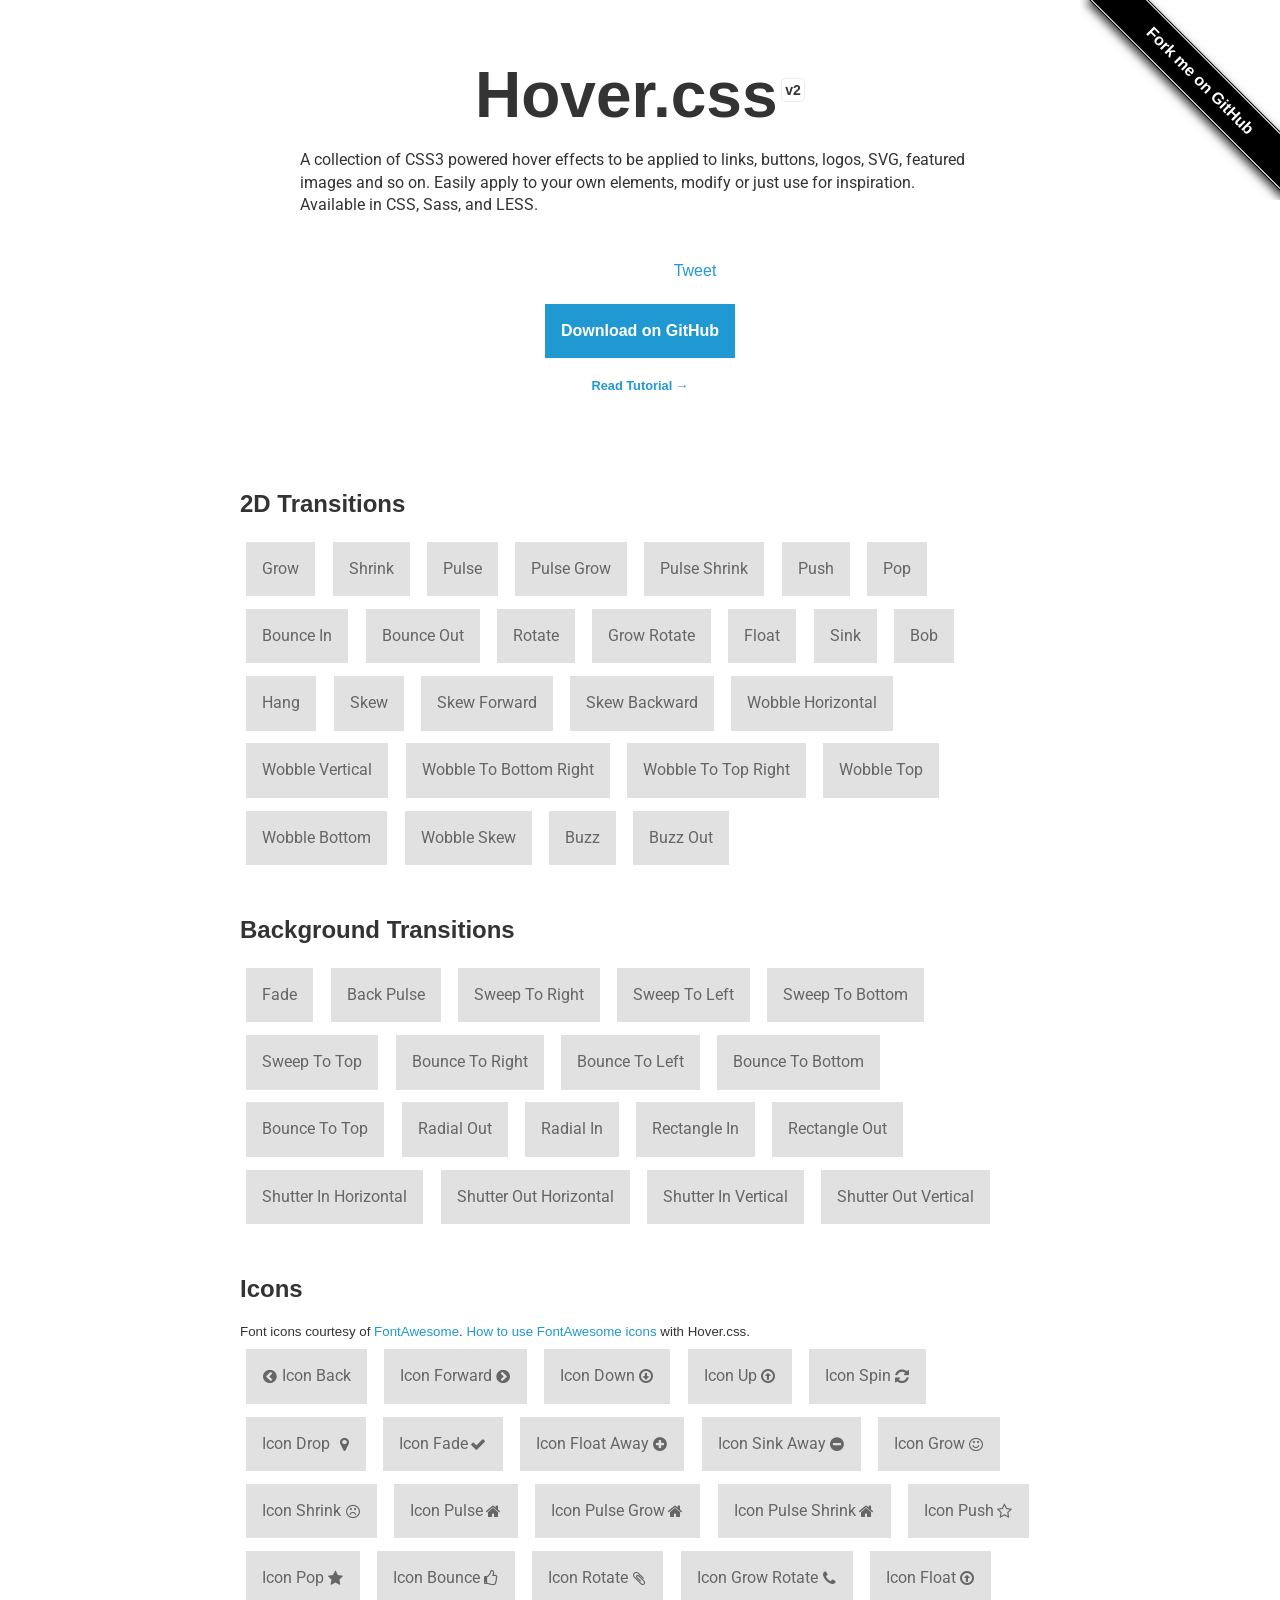
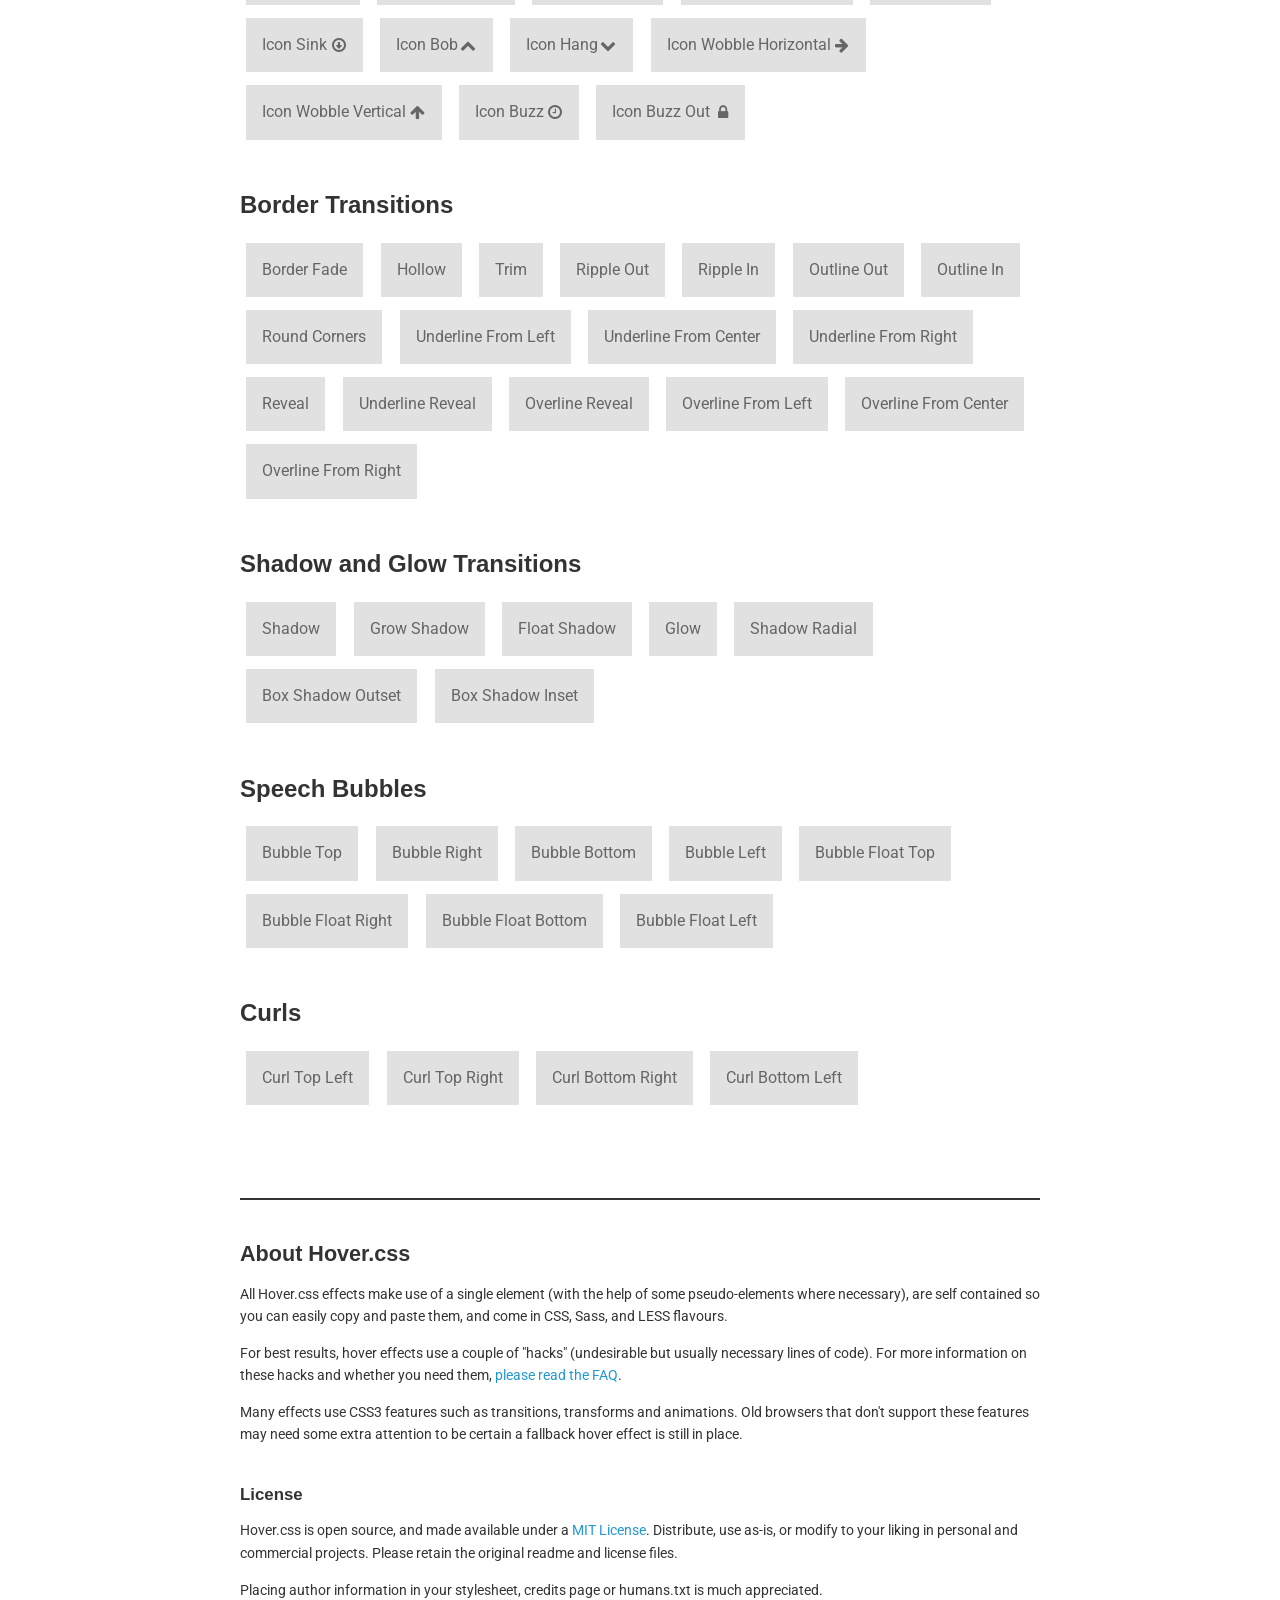
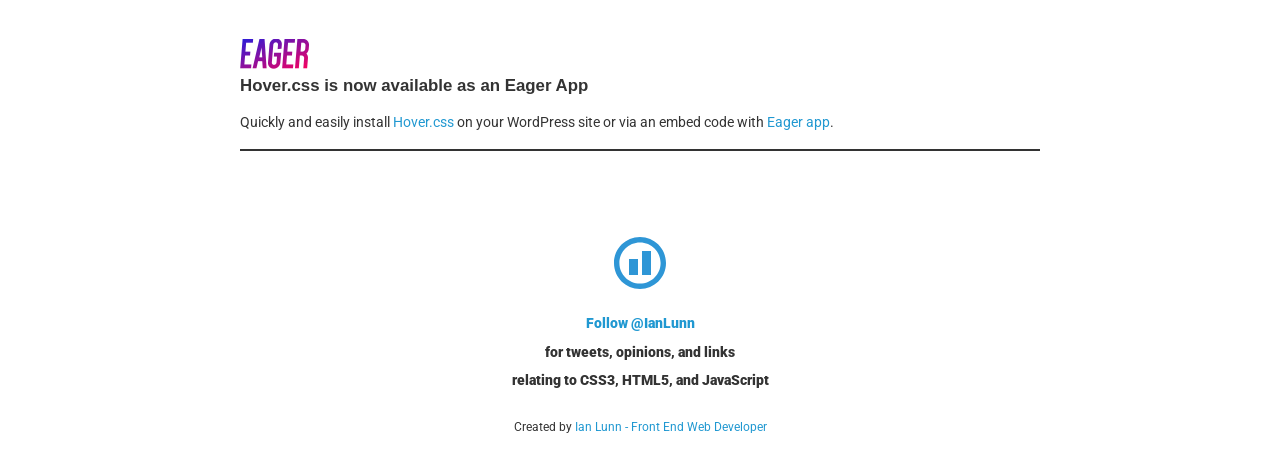
<file: Hover-master/Hover-master/index.html>
<!DOCTYPE html>
<html lang="en">
	<head>
		<meta charset="utf-8">
		<meta property="og:image" content="http://ianlunn.github.io/Hover/hover.jpg" />
		<meta property="og:site_name" content="Hover.css"/>
		<meta property="og:title" content="Hover.css - A collection of CSS3 powered hover effects" />
		<title>Hover.css - A collection of CSS3 powered hover effects</title>
		<link href="css/demo-page.css" rel="stylesheet" media="all">
		<link href="css/hover.css" rel="stylesheet" media="all">
		<link href="//maxcdn.bootstrapcdn.com/font-awesome/4.2.0/css/font-awesome.min.css" rel="stylesheet" media="all">
	</head>
	<body>

		<!--[if lt IE 10]>
		<p class="browsehappy">You are using an <strong>outdated</strong> browser. Please <a href="http://browsehappy.com/">upgrade your browser</a> to improve your experience.</p>
		<![endif]-->

		<span id="forkongithub"><a href="https://github.com/IanLunn/Hover">Fork me on GitHub</a></span>

		<h1>Hover.css <a href="https://github.com/IanLunn/Hover/releases" class="sup" title="View release history">v2</a></h1>

		<p class="intro">A collection of CSS3 powered hover effects to be applied to links, buttons, logos, SVG, featured images and so on. Easily apply to your own elements, modify or just use for inspiration. Available in CSS, Sass, and LESS.</p>

		<div class="social aligncenter">
			<div class="social-button">
				<iframe src="http://ghbtns.com/github-btn.html?user=IanLunn&repo=Hover&type=watch&count=true" allowtransparency="true" frameborder="0" scrolling="0" width="110" height="20"></iframe>
			</div>

			<div class="social-button">
				<a href="https://twitter.com/share" class="twitter-share-button" data-related="IanLunn" data-dnt="true">Tweet</a>
			</div>

			<div class="social-button">
				<a class="FlattrButton" style="display:none;" rev="flattr;button:compact;" href="http://github.com/IanLunn/Hover"></a>
			</div>
		</div>

		<div class="aligncenter">
			<a class="button cta hvr-float-shadow" href="https://github.com/IanLunn/Hover">Download on GitHub</a><br />
			<a class="tutorial hvr-pop" href="http://ianlunn.co.uk/articles/hover-css-tutorial-introduction/">Read Tutorial &rarr;</a>
		</div>

		<div class="effects">

			<h2>2D Transitions</h2>

			<a href="#" class="hvr-grow">Grow</a>
			<a href="#" class="hvr-shrink">Shrink</a>
			<a href="#" class="hvr-pulse">Pulse</a>
			<a href="#" class="hvr-pulse-grow">Pulse Grow</a>
			<a href="#" class="hvr-pulse-shrink">Pulse Shrink</a>
			<a href="#" class="hvr-push">Push</a>
			<a href="#" class="hvr-pop">Pop</a>
			<a href="#" class="hvr-bounce-in">Bounce In</a>
			<a href="#" class="hvr-bounce-out">Bounce Out</a>
			<a href="#" class="hvr-rotate">Rotate</a>
			<a href="#" class="hvr-grow-rotate">Grow Rotate</a>
			<a href="#" class="hvr-float">Float</a>
			<a href="#" class="hvr-sink">Sink</a>
			<a href="#" class="hvr-bob">Bob</a>
			<a href="#" class="hvr-hang">Hang</a>
			<a href="#" class="hvr-skew">Skew</a>
			<a href="#" class="hvr-skew-forward">Skew Forward</a>
			<a href="#" class="hvr-skew-backward">Skew Backward</a>
			<a href="#" class="hvr-wobble-horizontal">Wobble Horizontal</a>
			<a href="#" class="hvr-wobble-vertical">Wobble Vertical</a>
			<a href="#" class="hvr-wobble-to-bottom-right">Wobble To Bottom Right</a>
			<a href="#" class="hvr-wobble-to-top-right">Wobble To Top Right</a>
			<a href="#" class="hvr-wobble-top">Wobble Top</a>
			<a href="#" class="hvr-wobble-bottom">Wobble Bottom</a>
			<a href="#" class="hvr-wobble-skew">Wobble Skew</a>
			<a href="#" class="hvr-buzz">Buzz</a>
			<a href="#" class="hvr-buzz-out">Buzz Out</a>


			<h2>Background Transitions</h2>

			<a href="#" class="hvr-fade">Fade</a>
			<a href="#" class="hvr-back-pulse">Back Pulse</a>
			<a href="#" class="hvr-sweep-to-right">Sweep To Right</a>
			<a href="#" class="hvr-sweep-to-left">Sweep To Left</a>
			<a href="#" class="hvr-sweep-to-bottom">Sweep To Bottom</a>
			<a href="#" class="hvr-sweep-to-top">Sweep To Top</a>
			<a href="#" class="hvr-bounce-to-right">Bounce To Right</a>
			<a href="#" class="hvr-bounce-to-left">Bounce To Left</a>
			<a href="#" class="hvr-bounce-to-bottom">Bounce To Bottom</a>
			<a href="#" class="hvr-bounce-to-top">Bounce To Top</a>
			<a href="#" class="hvr-radial-out">Radial Out</a>
			<a href="#" class="hvr-radial-in">Radial In</a>
			<a href="#" class="hvr-rectangle-in">Rectangle In</a>
			<a href="#" class="hvr-rectangle-out">Rectangle Out</a>
			<a href="#" class="hvr-shutter-in-horizontal">Shutter In Horizontal</a>
			<a href="#" class="hvr-shutter-out-horizontal">Shutter Out Horizontal</a>
			<a href="#" class="hvr-shutter-in-vertical">Shutter In Vertical</a>
			<a href="#" class="hvr-shutter-out-vertical">Shutter Out Vertical</a>


			<h2>Icons</h2>

			<small>Font icons courtesy of <a href="https://fortawesome.github.io/Font-Awesome/">FontAwesome</a>. <a href="https://github.com/IanLunn/Hover/#using-fontawesome-with-icon-effects">How to use FontAwesome icons</a> with Hover.css.</small>

			<a href="#" class="hvr-icon-back">Icon Back</a>
			<a href="#" class="hvr-icon-forward">Icon Forward</a>
			<a href="#" class="hvr-icon-down">Icon Down</a>
			<a href="#" class="hvr-icon-up">Icon Up</a>
			<a href="#" class="hvr-icon-spin">Icon Spin</a>
			<a href="#" class="hvr-icon-drop">Icon Drop</a>
			<a href="#" class="hvr-icon-fade">Icon Fade</a>
			<a href="#" class="hvr-icon-float-away">Icon Float Away</a>
			<a href="#" class="hvr-icon-sink-away">Icon Sink Away</a>
			<a href="#" class="hvr-icon-grow">Icon Grow</a>
			<a href="#" class="hvr-icon-shrink">Icon Shrink</a>
			<a href="#" class="hvr-icon-pulse">Icon Pulse</a>
			<a href="#" class="hvr-icon-pulse-grow">Icon Pulse Grow</a>
			<a href="#" class="hvr-icon-pulse-shrink">Icon Pulse Shrink</a>
			<a href="#" class="hvr-icon-push">Icon Push</a>
			<a href="#" class="hvr-icon-pop">Icon Pop</a>
			<a href="#" class="hvr-icon-bounce">Icon Bounce</a>
			<a href="#" class="hvr-icon-rotate">Icon Rotate</a>
			<a href="#" class="hvr-icon-grow-rotate">Icon Grow Rotate</a>
			<a href="#" class="hvr-icon-float">Icon Float</a>
			<a href="#" class="hvr-icon-sink">Icon Sink</a>
			<a href="#" class="hvr-icon-bob">Icon Bob</a>
			<a href="#" class="hvr-icon-hang">Icon Hang</a>
			<a href="#" class="hvr-icon-wobble-horizontal">Icon Wobble Horizontal</a>
			<a href="#" class="hvr-icon-wobble-vertical">Icon Wobble Vertical</a>
			<a href="#" class="hvr-icon-buzz">Icon Buzz</a>
			<a href="#" class="hvr-icon-buzz-out">Icon Buzz Out</a>


			<h2>Border Transitions</h2>

			<a href="#" class="hvr-border-fade">Border Fade</a>
			<a href="#" class="hvr-hollow">Hollow</a>
			<a href="#" class="hvr-trim">Trim</a>
			<a href="#" class="hvr-ripple-out">Ripple Out</a>
			<a href="#" class="hvr-ripple-in">Ripple In</a>
			<a href="#" class="hvr-outline-out">Outline Out</a>
			<a href="#" class="hvr-outline-in">Outline In</a>
			<a href="#" class="hvr-round-corners">Round Corners</a>
			<a href="#" class="hvr-underline-from-left">Underline From Left</a>
			<a href="#" class="hvr-underline-from-center">Underline From Center</a>
			<a href="#" class="hvr-underline-from-right">Underline From Right</a>
			<a href="#" class="hvr-reveal">Reveal</a>
			<a href="#" class="hvr-underline-reveal">Underline Reveal</a>
			<a href="#" class="hvr-overline-reveal">Overline Reveal</a>
			<a href="#" class="hvr-overline-from-left">Overline From Left</a>
			<a href="#" class="hvr-overline-from-center">Overline From Center</a>
			<a href="#" class="hvr-overline-from-right">Overline From Right</a>


			<h2>Shadow and Glow Transitions</h2>

			<a href="#" class="hvr-shadow">Shadow</a>
			<a href="#" class="hvr-grow-shadow">Grow Shadow</a>
			<a href="#" class="hvr-float-shadow">Float Shadow</a>
			<a href="#" class="hvr-glow">Glow</a>
			<a href="#" class="hvr-shadow-radial">Shadow Radial</a>
			<a href="#" class="hvr-box-shadow-outset">Box Shadow Outset</a>
			<a href="#" class="hvr-box-shadow-inset">Box Shadow Inset</a>


			<h2>Speech Bubbles</h2>

			<a href="#" class="hvr-bubble-top">Bubble Top</a>
			<a href="#" class="hvr-bubble-right">Bubble Right</a>
			<a href="#" class="hvr-bubble-bottom">Bubble Bottom</a>
			<a href="#" class="hvr-bubble-left">Bubble Left</a>
			<a href="#" class="hvr-bubble-float-top">Bubble Float Top</a>
			<a href="#" class="hvr-bubble-float-right">Bubble Float Right</a>
			<a href="#" class="hvr-bubble-float-bottom">Bubble Float Bottom</a>
			<a href="#" class="hvr-bubble-float-left">Bubble Float Left</a>


			<h2>Curls</h2>

			<a href="#" class="hvr-curl-top-left">Curl Top Left</a>
			<a href="#" class="hvr-curl-top-right">Curl Top Right</a>
			<a href="#" class="hvr-curl-bottom-right">Curl Bottom Right</a>
			<a href="#" class="hvr-curl-bottom-left">Curl Bottom Left</a>
		</div>


		<div class="footer">
			<div class="about">
				<h2>About Hover.css</h2>

				<p>All Hover.css effects make use of a single element (with the help of some pseudo-elements where necessary), are self contained so you can easily copy and paste them, and come in CSS, Sass, and LESS flavours.</p>

				<p>For best results, hover effects use a couple of "hacks" (undesirable but usually necessary lines of code). For more information on these hacks and whether you need them, <a href="https://github.com/IanLunn/Hover/wiki/Hacks-Explained">please read the FAQ</a>.</p>

				<p>Many effects use CSS3 features such as transitions, transforms and animations. Old browsers that don't support these features may need some extra attention to be certain a fallback hover effect is still in place.</p>

				<br />
				<h3>License</h3>

				<p>Hover.css is open source, and made available under a <a href="http://www.opensource.org/licenses/mit-license.php">MIT License</a>. Distribute, use as-is, or modify to your liking in personal and commercial projects. Please retain the original readme and license files.

				<p>Placing author information in your stylesheet, credits page or humans.txt is much appreciated.</p>

				<br />
				<img src="eager.jpg" alt="Eager App" />
				<h3>Hover.css is now available as an Eager App</h3>
				<p>Quickly and easily install <a href="https://eager.io/app/AN_LdP2tOk0f">Hover.css</a> on your WordPress site or via an embed code with <a href="https://eager.io/">Eager app</a>.</p>
			</div>

			<div class="author">

				<div class="ild-ident">

					<!-- "IL" logo Copyright (c) Ian Lunn Design Limited 2015 -->
					<a href="http://ianlunn.co.uk/" title="Visit portfolio of Ian Lunn">

						<svg onmouseenter="el=this;el.classList.add('active');setTimeout(function(){el.classList.remove('active')},600);" xmlns="http://www.w3.org/2000/svg" width="52" height="52" viewBox="0 0 52 52">
							<g class="circle-holder">
								<path class="circle" fill="#2E96D6" d="M5.4 26c0-11.4 9.2-20.6 20.6-20.6s20.6 9.2 20.6 20.6c0 11.4-9.2 20.6-20.6 20.6s-20.6-9.2-20.6-20.6zm-5.4 0c0 14.4 11.6 26 26 26s26-11.6 26-26-11.6-26-26-26-26 11.6-26 26z"/>
							</g>
							<path class="i" fill="#2E96D6" d="M15 22h9v16h-9v-16z"/>
							<path class="l" fill="#2E96D6" d="M28 14h9v24h-9v-24z"/>
						</svg>
					</a>
				</div>

				<p class="follow"><a href="https://twitter.com/IanLunn" class="twitter-follow-button" data-show-count="false" data-dnt="true" data-size="large">Follow @IanLunn</a> for tweets, opinions,  and links<br /> relating to CSS3, HTML5, and JavaScript</p>
				<p class="credit">Created by <a href="http://ianlunn.co.uk/" title="Visit portfolio of Ian Lunn">Ian Lunn - Front End Web Developer</a></p>
			</div>
		</div>

		<script>
			/**
			 * Used to demonstrate Hover.css only. Not required when adding
			 * Hover.css to your own pages. Prevents a link from being
			 * navigated and gaining focus.
			 */
			var effects = document.querySelectorAll('.effects')[0];

			effects.addEventListener('click', function(e) {

				if (e.target.className.indexOf('hvr') > -1) {
					e.preventDefault();
					e.target.blur();

				}
			});
		</script>

		<script type="text/javascript">
/* <![CDATA[ */
    (function() {
        var s = document.createElement('script'), t = document.getElementsByTagName('script')[0];
        s.type = 'text/javascript';
        s.async = true;
        s.src = 'http://api.flattr.com/js/0.6/load.js?mode=auto';
        t.parentNode.insertBefore(s, t);
    })();
/* ]]> */</script>

		<script>!function(d,s,id){var js,fjs=d.getElementsByTagName(s)[0],p=/^http:/.test(d.location)?'http':'https';if(!d.getElementById(id)){js=d.createElement(s);js.id=id;js.src=p+'://platform.twitter.com/widgets.js';fjs.parentNode.insertBefore(js,fjs);}}(document, 'script', 'twitter-wjs');</script>

		<script>
		  (function(i,s,o,g,r,a,m){i['GoogleAnalyticsObject']=r;i[r]=i[r]||function(){
		  (i[r].q=i[r].q||[]).push(arguments)},i[r].l=1*new Date();a=s.createElement(o),
		  m=s.getElementsByTagName(o)[0];a.async=1;a.src=g;m.parentNode.insertBefore(a,m)
		  })(window,document,'script','//www.google-analytics.com/analytics.js','ga');

		  ga('create', 'UA-11991680-4', 'ianlunn.github.io');
		  ga('send', 'pageview');
		</script>
	</body>
</html>
</file>
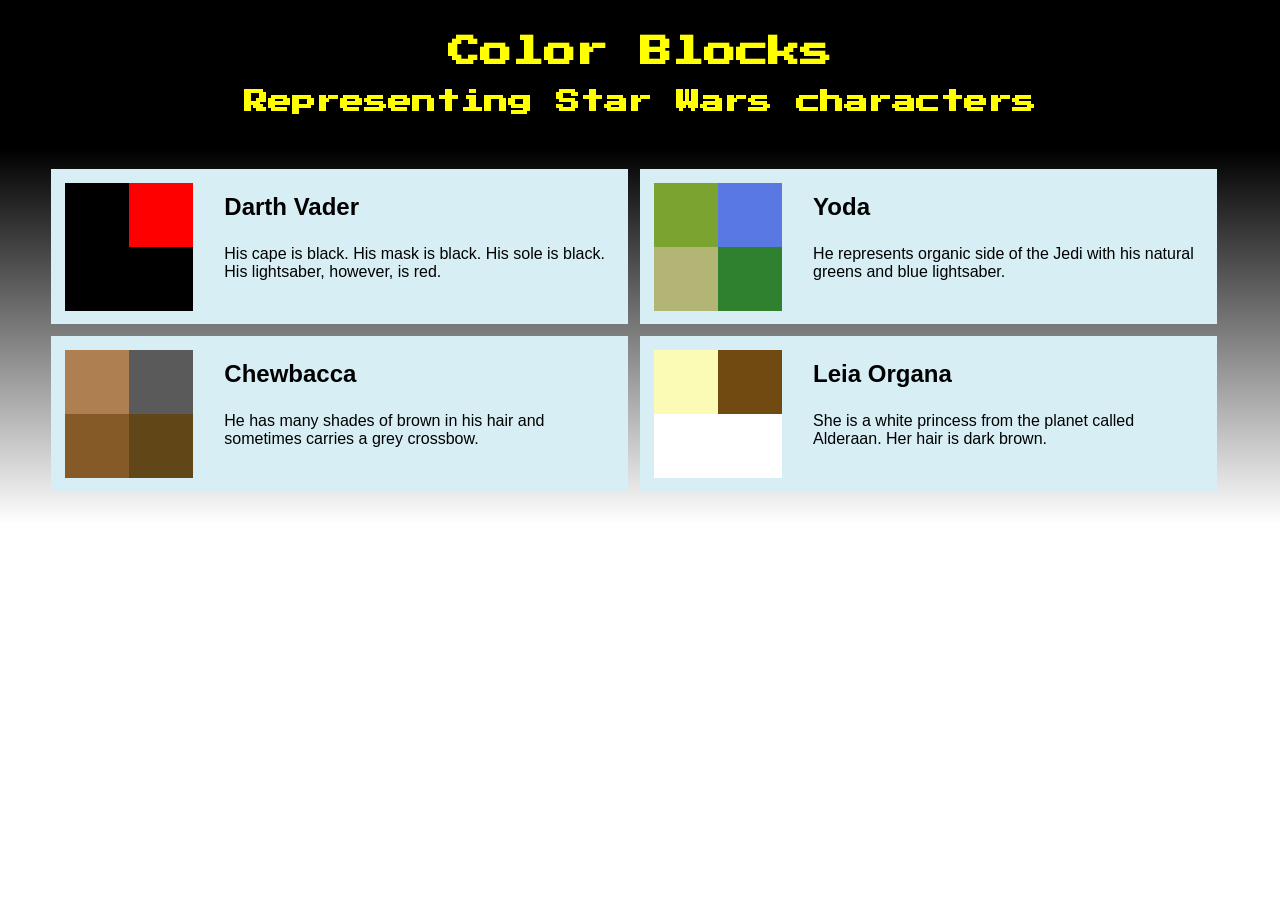
<file: web/dight250/color-blocks/index.html>
<!DOCTYPE html>
<html>
<head>
	<meta charset="utf-8" />
	<meta name="viewport" content="width=device-width,initial-scale=1.0" />
	<link rel="stylesheet" href="normalize.css" />
	<link rel="stylesheet" href="styles.css" />
	<link rel="stylesheet" href="responsive.css" />
	<link href='https://fonts.googleapis.com/css?family=Press+Start+2P' rel='stylesheet' type='text/css'>
	<title>Star Wars --Color Blocks</title>
</head>
<body>

	<header>
		<h1>Color Blocks</h1>
		<h2>Representing Star Wars characters</h2>
	</header>

	<section id="main">

		<div class="container">
			<div class="char-container">
				<div id="darth-vader" class="character">
					<div></div>
					<div></div>
					<div></div>
					<div></div>
				</div>
			</div>
			
			<div class="description">
				<h3>Darth Vader</h3>
				<p>His cape is black. His mask is black. His sole is black. His lightsaber, however, is red.</p>
			</div>
		</div>
		<div class="container">
			<div class="char-container">
				<div id="yoda" class="character">
					<div></div>
					<div></div>
					<div></div>
					<div></div>
				</div>
			</div>
			<div class="description">
				<h3>Yoda</h3>
				<p>He represents organic side of the Jedi with his natural greens and blue lightsaber.</p>
			</div>
		</div>
		<div class="container">
			<div class="char-container">
				<div id="chewy" class="character">
					<div></div>
					<div></div>
					<div></div>
					<div></div>
				</div>
			</div>
			<div class="description">
				<h3>Chewbacca</h3>
				<p>He has many shades of brown in his hair and sometimes carries a grey crossbow.</p>
			</div>
		</div>
		<div class="container">
			<div class="char-container">
				<div id="leia" class="character">
					<div></div>
					<div></div>
					<div></div>
					<div></div>
				</div>
			</div>
			<div class="description">
				<h3>Leia Organa</h3>
				<p>She is a white princess from the planet called Alderaan. Her hair is dark brown.</p>
			</div>
		</div>

	</section>

</body>
</html>
</file>
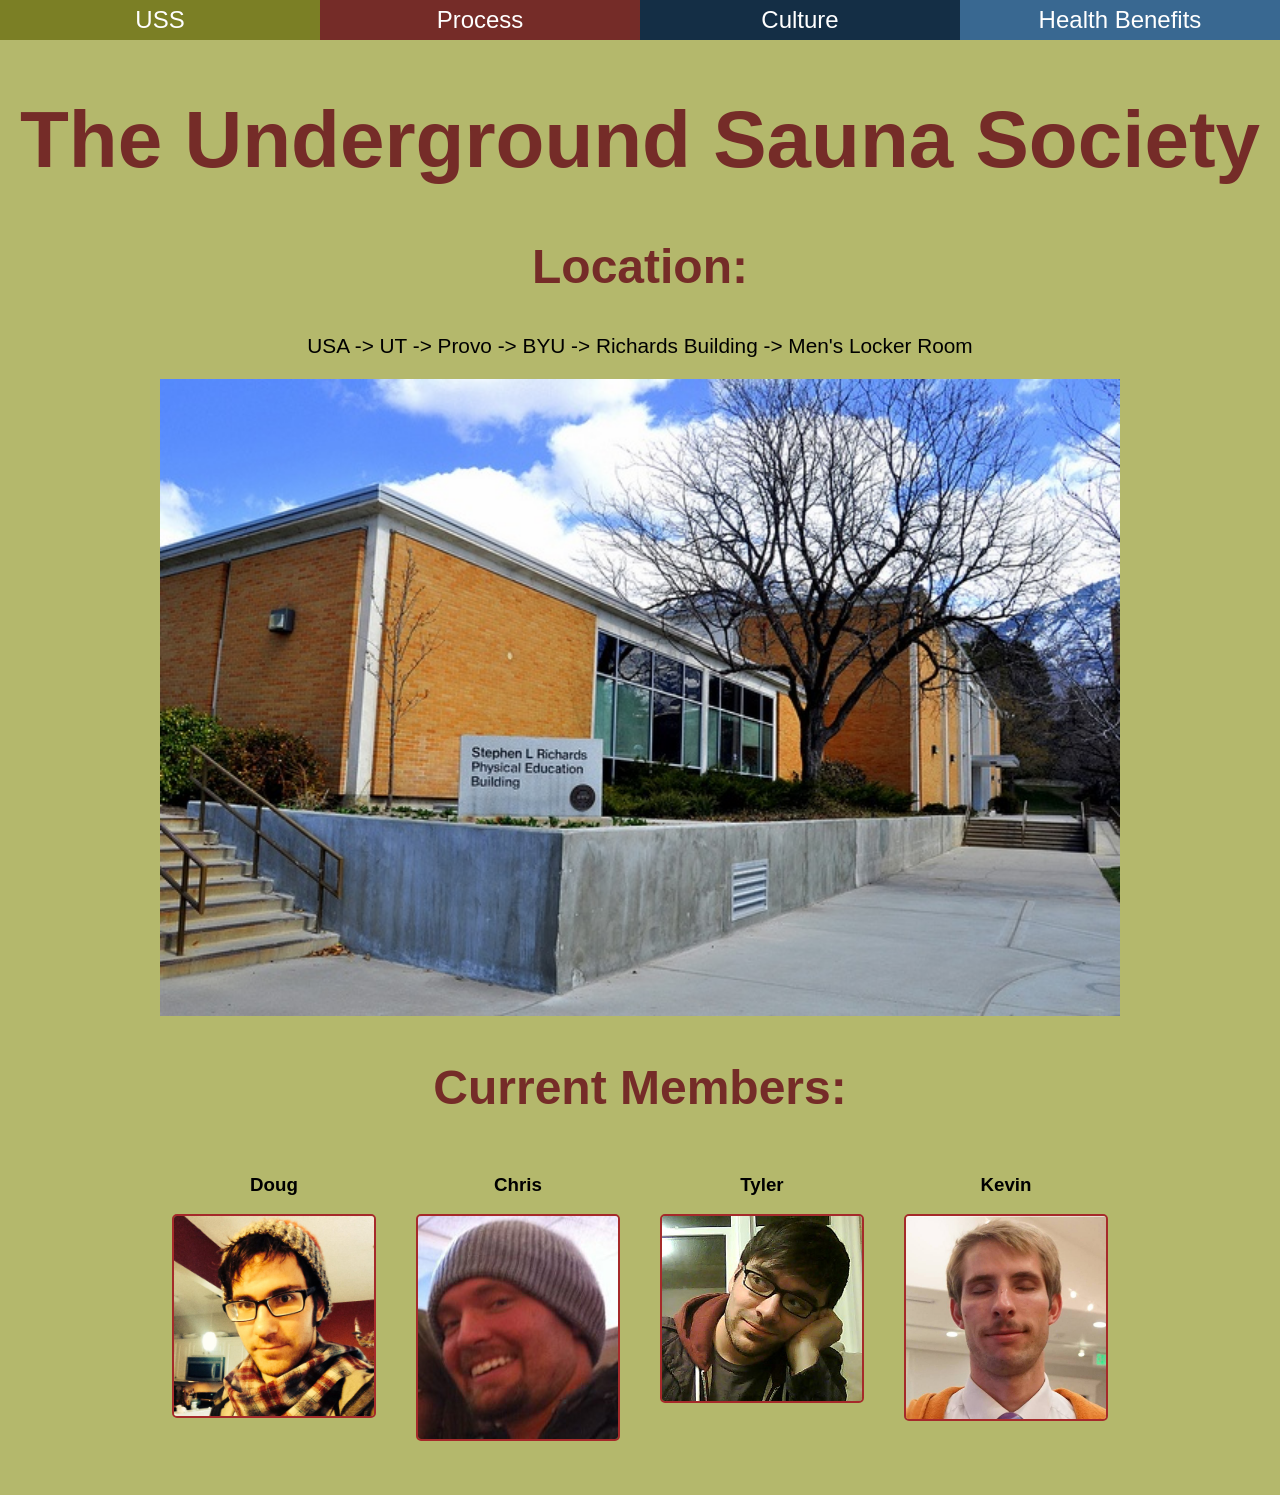
<file: web/dight250/discovery/index.html>
<!DOCTYPE html>
<html>
<head>
	<meta charset="utf-8" />
	<meta name="viewport" content="width=device-width,initial-scale=1.0" />
	<link rel="stylesheet" href="normalize.css" />
	<link rel="stylesheet" href="styles.css" />
	<link rel="stylesheet" href="responsive.css" />
	<title>USS</title>
</head>
<body>

	<nav>
		<div>
			<a id="first-a" href="index.html">USS</a>
		</div>
		<div>
			<a href="process.html">Process</a>
		</div>
		<div>
			<a href="culture.html">Culture</a>
		</div>
		<div>
			<a href="health.html">Health Benefits</a>
		</div>
	</nav>

	<div id="main">

		<header>
			<h1>The Underground Sauna Society</h1>
			<h2>Location:</h2>
			<p>USA -> UT -> Provo -> BYU -> Richards Building -> Men's Locker Room</p>
			<img class="main-pic" src="img/rb.jpg" alt="RB"/>
		</header>

		<h2>Current Members:</h2>
		<div id="content">

			<div class="flex-box">
				<h3>Doug</h3>
				<img class="members" src="img/members/doug.jpg" alt="Doug"/>
			</div>
			<div class="flex-box">
				<h3>Chris</h3>
				<img class="members" src="img/members/chris.jpg" alt="Chris"/>
			</div>
			<div class="flex-box">
				<h3>Tyler</h3>
				<img class="members" src="img/members/tyler.jpg" alt="Tyler"/>
			</div>
			<div class="flex-box">
				<h3>Kevin</h3>
				<img class="members" src="img/members/kevin.jpg" alt="Kevin"/>
			</div>
			
		</div>

	</div>

</body>
</html>
</file>
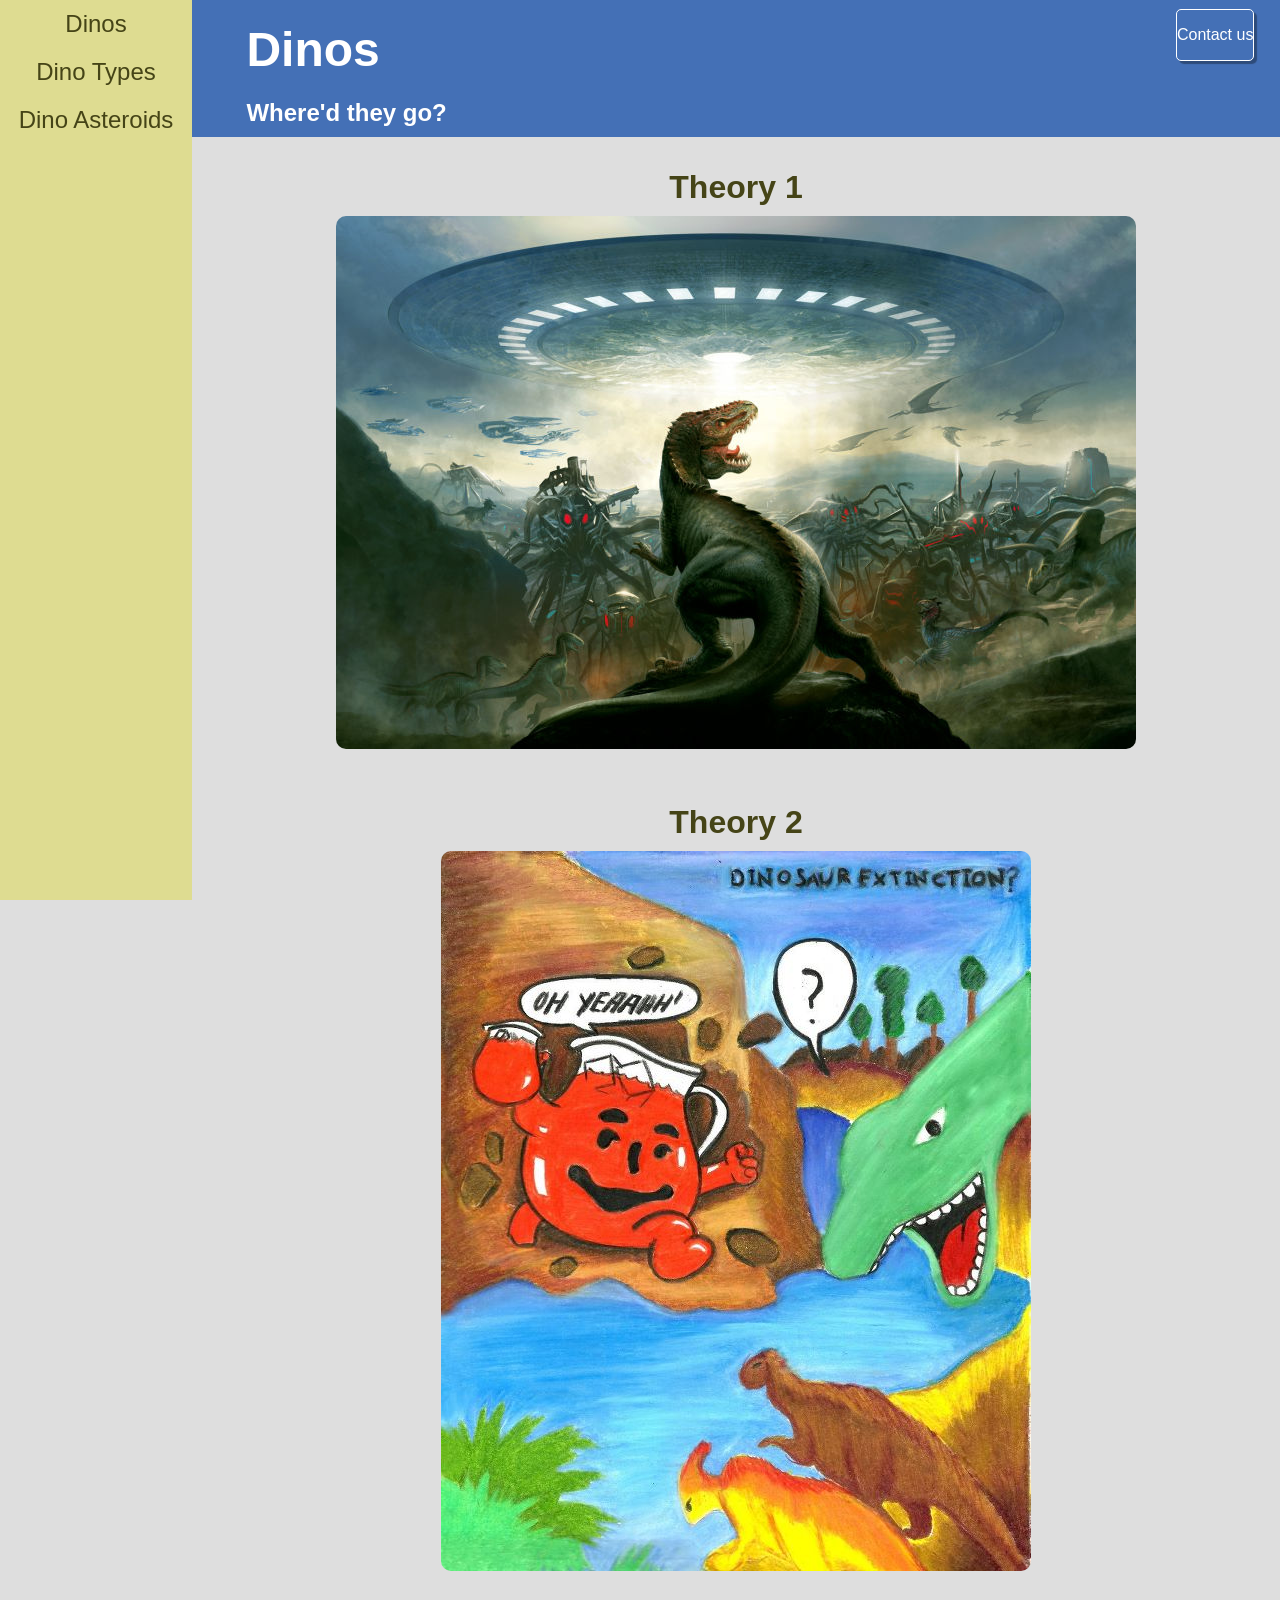
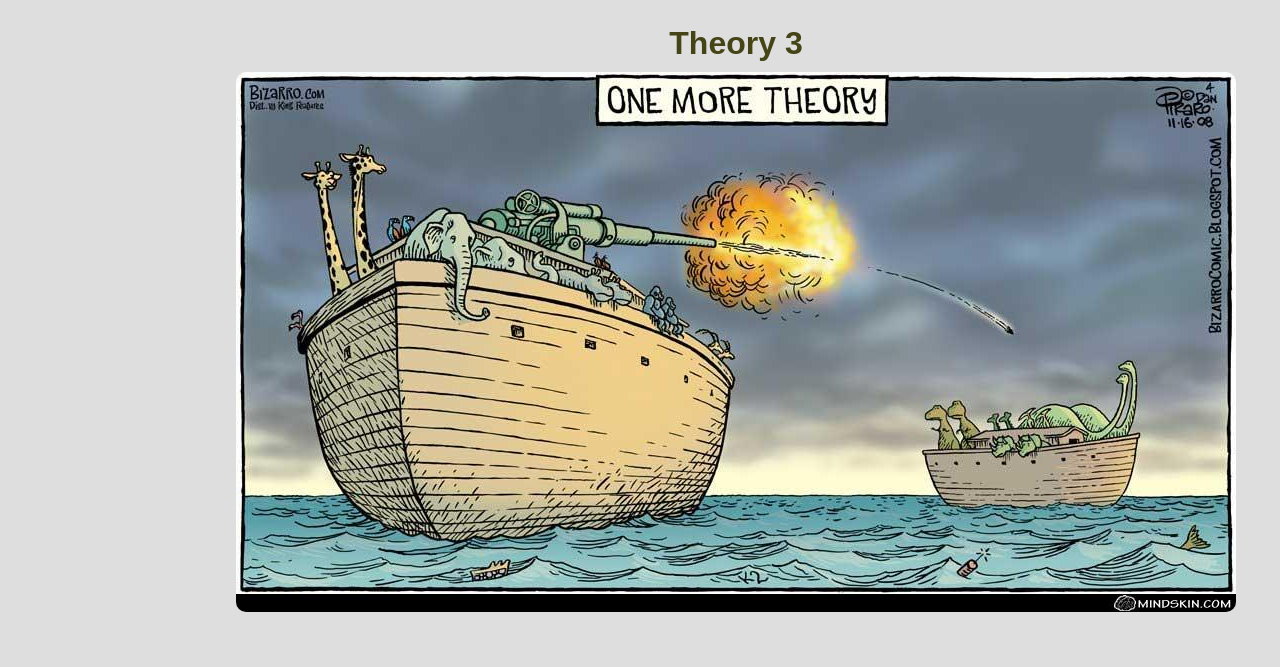
<file: web/dight250/food-for-thought/index.html>
<!DOCTYPE html>
<html>
<head>
	<meta charset="utf-8" />
	<meta name="viewport" content="width=device-width,initial-scale=1.0" />
	<link rel="stylesheet" href="normalize.css" />
	<link rel="stylesheet" href="styles.css" />
	<link rel="stylesheet" href="responsive.css" />
	<title>Food-for-thought</title>
</head>
<body>

	<nav>
		<ul>
			<li>
				<a href="index.html">Dinos</a>
			</li>
			<li>
				<a href="types.html">Dino Types</a>
			</li>
			<li>
				<a href="asteroid.html">Dino Asteroids</a>
			</li>
		</ul>
	</nav>

	<div id="main">

		<header>
			<h1>Dinos</h1>
			<h2>Where'd they go?</h2>
		</header>

		<div id="content">
			<h3>Theory 1</h3>
			<img class="main-pics" src="img/aliens.jpg" alt="a joke"/>
			<h3>Theory 2</h3>
			<img class="main-pics" src="img/coolaid.jpg" alt="a joke 2"/>
			<h3>Theory 3</h3>
			<img class="main-pics" src="img/joke.jpg" alt="a joke 3"/>
		</div>

		<a href="http://www.justaskdino.com/feedback.php" id="contact">
			<p>Contact us</p>
		</a>

	</div>

</body>
</html>
</file>
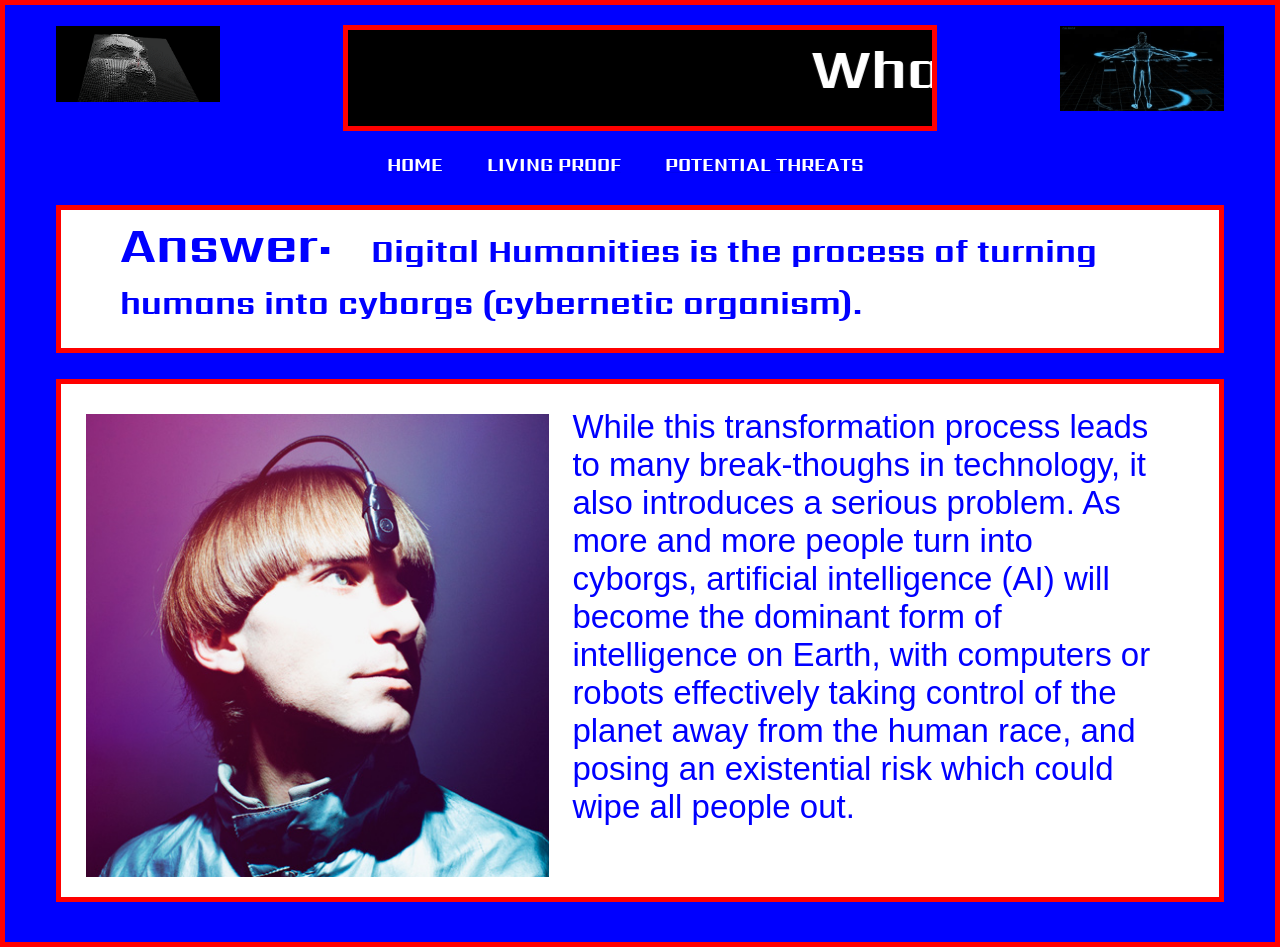
<file: web/dight250/mini-blog/index.html>
<!DOCTYPE html>
<html>
<head>
	<meta charset="utf-8" />
	<meta name="viewport" content="width=device-width,initial-scale=1.0" />
	<link href='https://fonts.googleapis.com/css?family=Sarpanch' rel='stylesheet' type='text/css'>
	<link rel="stylesheet" href="normalize.css" />
	<link rel="stylesheet" href="styles.css" />
	<link rel="stylesheet" href="responsive.css" />
	<title>Digital Humanities</title>
</head>
<body>
	
	<h1><marquee>What is Digital Humanities?</marquee></h1>

	<img src="img/human.gif" class="gif" id="gif-left" alt="Tech gif" />
	<img src="img/human2.gif" class="gif" id="gif-right" alt="Tech gif" />

	<nav>
		<a href="index.html"><h3>HOME</h3></a>
		<a href="living_proof.html"><h3>LIVING PROOF</h3></a>
		<a href="threats.html"><h3>POTENTIAL THREATS</h3></a>
	</nav>
	
	<h2>
		<blink><span>Answer:</span></blink>
		Digital Humanities is the process of turning humans into cyborgs (cybernetic organism).
	</h2>
	<div class="main">
		<img id="main-img" src="img/cyborg50.jpg" alt="Human Cyborg" />
		<p id="p-home">While this transformation process leads to many break-thoughs in technology, it also introduces a serious problem. As more and more people turn into cyborgs, artificial intelligence (AI) will become the dominant form of intelligence on Earth, with computers or robots effectively taking control of the planet away from the human race, and posing an existential risk which could wipe all people out.
		</p>
	</div>

</body>
</html>
</file>
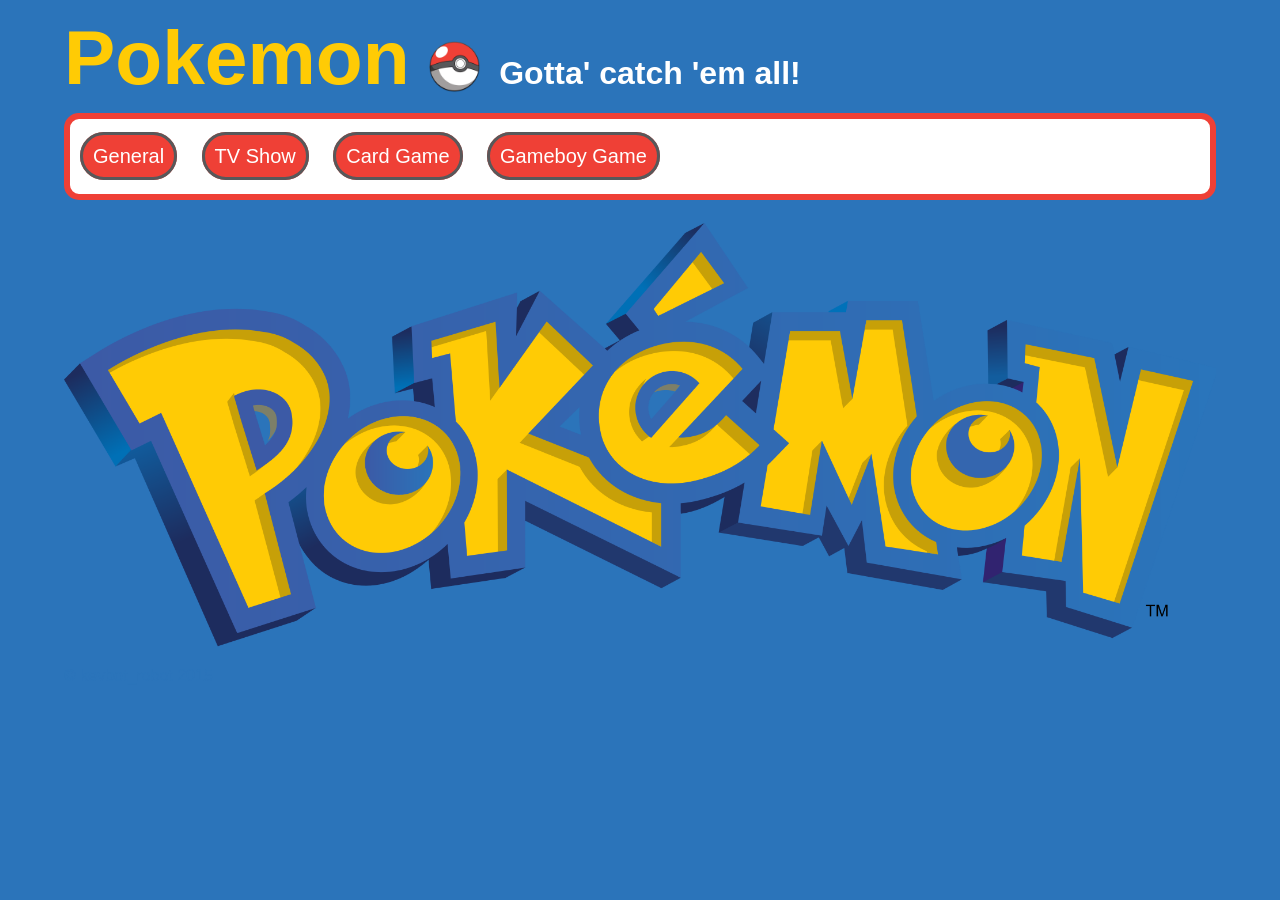
<file: web/dight250/nostalgia/index.html>
<!DOCTYPE html>
<html>
<head>
	<meta charset="utf-8" />
	<meta name="viewport" content="width=device-width,initial-scale=1.0" />
	<link rel="stylesheet" href="normalize.css" />
	<link rel="stylesheet" href="styles.css" />
	<link rel="stylesheet" href="responsive.css" />
	<title>Pokemon Nostalgia</title>
</head>
<body>
	<header>

		<h1>Pokemon</h1>
		<img class="pokeball" src="img/pokeball.png" alt="pokeball" />
		<h2>Gotta' catch 'em all!</h2>

		<nav>
			<ul>
				<li id="home"><a href="index.html">General</a></li>
				<li id="show"><a href="show.html">TV Show</a></li>
				<li id="cards"><a href="cards.html">Card Game</a></li>
				<li id="gameboy"><a href="gameboy.html">Gameboy Game</a></li>
			</ul>
		</nav>
	</header>

	<div id="main">
		<img class="logo" alt="logo" src="img/logo.png"/>
	</div>

	<footer>
		<p>&copy; kevbot_robot 2015</p>
	</footer>
</body>
</html>
</file>
<file: Hover-master/Hover-master/css/demo-page.css>
/*
 * Hover.css - Demo Page
 * Author: Ian Lunn @IanLunn
 * Author URL: http://ianlunn.co.uk/
 * Github: https://github.com/IanLunn/Hover

 * Made available under a MIT License:
 * http://www.opensource.org/licenses/mit-license.php

 * Hover.css Copyright Ian Lunn 2014.
 */

/**
 * The following are default styles for the demo page,
 * you don't need to include these on your own site.
 */

@import url(http://fonts.googleapis.com/css?family=Roboto);

body {
  margin: 0 auto;
  max-width: 800px;
  padding: 40px 20px 20px 20px;
  font-family: sans-serif;
  color: #333;
  line-height: 140%;
}

.browsehappy {
    position: absolute;
    top: 0;
    right: 0;
    left: 0;
    padding: 1em;
    background: black;
    color: white;
    text-align: center;
}

img {
  border: none;
}

small {
    display: block;
}

p,
[class^="hvr-"] {
    font-family: 'Roboto', sans-serif;
}

[class^="hvr-"] {
  /*display: inline-block;*/
  /*vertical-align: middle;*/
  margin: .4em;
  padding: 1em;
  cursor: pointer;
  background: #e1e1e1;
  text-decoration: none;
  color: #666;
  /* Prevent highlight colour when element is tapped */
  -webkit-tap-highlight-color: rgba(0,0,0,0);
}

.aligncenter {
  text-align: center;
}

.sup {
    vertical-align: super;
    margin-left: -1em;
    padding: .21875em;
    line-height: 100%;
    font-size: .21875em;
    border: #eee solid 1px;
    border-radius: 4px;
    color: inherit;
}

.sup:hover {
    background: #eee;
}

a {
    color: #2098D1;
    text-decoration: none;
}

.footer a:hover,
.tutorial:hover {
    color: #207AD1;
}

.tutorial {
  display: inline-block;
  font-size: .8em;
  font-weight: bold;
}

.tutorial:hover,
.tutorial:focus,
.tutorial:active {
  text-decoration: none;
}

.intro {
  max-width: 680px;
  margin: 20px auto 0 auto;
}

.button.cta {
  display: inline-block;
  position: relative;
  margin: 1.2em 0 1em 0;
  padding: 1em;
  background: #2098D1;
  border: none;
  text-decoration: none;
  font-weight: 700;
  color: white;
}

.effects {
  margin-top: 6em;
}

h1 {
  text-align: center;
  font-size: 4em;
}

h2 {
  margin-top: 2em;
}

h3 {
  margin: 0;
}

.about {
  border-top: #333 solid 2px;
  border-bottom: #333 solid 2px;
}

.footer {
  overflow: hidden;
  width: auto;
  margin-top: 6em;
  font-size: .9em;
}

.footer a {
  text-decoration: none;
}

.credit {
  font-size: .8em;
  font-weight: normal;
}

.social {
  margin-top: 2.6em;
}

.social-button {
  display: inline-block;
  vertical-align: middle;
}

.twitter-follow-button {
    display: block;
    margin: 0 auto;
}

.follow {
    margin-bottom: 20px;
    line-height: 200%;
}

.author {
  margin: 6em auto 0 auto;
  text-align: center;
  font-weight: 900;
}

.author [class^="hvr-"] {
    background: transparent;
}

@-webkit-keyframes circle {
  50% {
    -webkit-transform: scale(1.26923077);
  }
}

@-webkit-keyframes initials {
  50% {
    -webkit-transform: translateY(-8px) translateZ(0);
  }
}

@keyframes circle {
  50% {
    transform: scale(1.26923077);
  }
}

@keyframes initials {
  50% {
    transform: translateY(-8px) translateZ(0);
  }
}

.ild-ident svg {
    overflow: visible;
    -webkit-transform: translateZ(0);
    transform: translateZ(0);
}

.ild-ident .circle-holder {
  -webkit-transform: translate(-7px, -7px);
  transform: translate(-7px, -7px);
}

.ild-ident .circle {
  -webkit-transform: translate(7px, 7px);
  transform: translate(7px, 7px);
}

.ild-ident svg.active .i {
  -webkit-animation: initials .4s ease-in-out;
  animation: initials .4s ease-in-out;
}

.ild-ident svg.active .l {
  -webkit-animation: initials .4s .2s ease-in-out;
  animation: initials .4s .2s ease-in-out;
}

.ild-ident svg.active .circle {
  -webkit-animation: circle .5s .1s ease-in-out;
  animation: circle .5s .1s ease-in-out;
}

#forkongithub {
    display: none;
}

#forkongithub a {
  background: #000;
  color: #fff;
  text-decoration: none;
  font-family: arial, sans-serif;
  text-align: center;
  font-weight: bold;
  padding: 5px 40px;
  font-size: 1rem;
  line-height: 2rem;
  position: relative;
  -webkit-transition: 0.5s;
  transition: 0.5s;
}

#forkongithub a:hover,
#forkongithub a:focus,
#forkongithub a:active {
  background: #2098D1;
  color: #fff;
}

#forkongithub a::before,
#forkongithub a::after {
  content: "";
  width: 100%;
  display: block;
  position: absolute;
  top: 1px;
  left: 0;
  height: 1px;
  background: #fff;
}

#forkongithub a::after {
  bottom: 1px;
  top: auto;
}

@media screen and (min-width: 640px) {
  #forkongithub {
    position: absolute;
    display: block;
    top: 0;
    right: 0;
    width: 200px;
    overflow: hidden;
    height: 200px;
  }

  #forkongithub a {
    width: 200px;
    position: absolute;
    top: 60px;
    right: -60px;
    -webkit-transform: rotate(45deg);
    -ms-transform: rotate(45deg);
    transform: rotate(45deg);
    box-shadow: 4px 4px 10px rgba(0,0,0,0.8);
  }
}
</file>
<file: web/dight250/color-blocks/styles.css>
body{
    font-family: sans-serif;
}
header{
	padding: 15px;
	background-color: black;
	color: yellow;
	font-family: 'Press Start 2P', cursive;
}
h1{
    text-align: center;
}
h2{
    text-align: center;
}
h3{
    font-size: 1.5em;
}
#main{
    padding: 20px 4%;
    overflow: hidden;
    background: linear-gradient( to bottom, black, white);
}
.container{
    width: 49%;
    margin: 0 1% 1% 0;
    background-color: #D8EEF5;
    float: left;
}
.char-container{
    width: 30%;
    /* margin: 20px; */
    float: left;
}
.character{
    height: 10vw;
    width: 10vw;
    margin: 8%;
    float: left;
}
.description{
    float: left;
    width: 70%;
}
.description p{
    margin-right: 5%;
}

.character div{
    width: 5vw;
    height: 5vw;
    float: left;
}

/**************Vader*/
#darth-vader div:first-child{
    background-color: black;
}
#darth-vader div:nth-child(2){
    background-color: red;
}
#darth-vader div:nth-child(3){
    background-color: black;
}
#darth-vader div:last-child{
    background-color: black;
}

/**************Yoda*/
#yoda div:first-child{
    background-color: #7AA42F;
}
#yoda div:nth-child(2){
    background-color: #5978E1;
}
#yoda div:nth-child(3){
    background-color: #B3B575;
}
#yoda div:last-child{
    background-color: #2F802F;
}

/**************Chewy*/
#chewy div:first-child{
    background-color: #AD7F51;
}
#chewy div:nth-child(2){
    background-color: #5A5A5A;
}
#chewy div:nth-child(3){
    background-color: #865A26;
}
#chewy div:last-child{
    background-color: #614617;
}

/**************leia*/
#leia div:first-child{
    background-color: #FBFBB6;
}
#leia div:nth-child(2){
    background-color: #714A11;
}
#leia div:nth-child(3){
    background-color: white;
}
#leia div:last-child{
    background-color: white;
}
</file>
<file: web/dight250/color-blocks/responsive.css>
@media screen and (max-width: 770px) {

.container{
    width: 100%;
}
.character{
    height: 20vw;
    width: 20vw;
}
.character div{
    width: 10vw;
    height: 10vw;
}

}
</file>
<file: web/dight250/discovery/styles.css>
body{
    font-family: 'Open Sans', sans-serif;
    background-color: #B4B86C;
    margin-bottom: 50px;
}

nav{
	width: 100%;
	background-color: beige;
	align-content: center;
	align-items: center;
	display: flex;
	/* flex-wrap: wrap; */
}

nav div{
	display: flex;
	/* justify-content: center; */
	height: 40px;
	align-items: center;
	/* width: 50px; */
	flex: 1;
}

nav a{
	width: 100%;
	text-decoration: none;
	text-align: center;
	font-size: 1.5em;
	color: white;
}

nav div:first-child{
    background-color: #7B7F25;
}
nav div:nth-child(2){
    background-color: #752C28;
}
nav div:nth-child(3){
    background-color: #142E45;
}
nav div:nth-child(4){
    background-color: #396891;
}

h1{
    color: #752C28;
    font-size: 5em;
}

h2{
    text-align: center;
    font-size: 3em;
    color: #752C28;
}

.members{
    max-width: 200px;
    margin: 0 20px;
    border-radius: 5px;
    border: 2px solid brown;
}

.flex-box{
    /* flex: 1; */
    justify-content: space-between;
}

#content{
    align-content: center;
    display: flex;
    flex-wrap: wrap;
    justify-content: center;
}

.flex-box h3{
    text-align: center;
}

.flex-box p{
    width: 200px;
    margin: 10px 30px;
}

.main-pic{
margin: 0 auto;width: 75%;}

header{
    text-align: center;
}

header a{
    color: white;
    text-decoration: none;
    background-color: #752C28;
    border: 2px solid;
    border-radius: 5px;
    display: block;
    padding: 5px 10px;
    width: 100px;
    margin: 20px auto;
}

p{
    font-size: 1.3em;
}

.culture{
    width: 500px;
    margin: 30px;
    border-radius: 5px;
}

header a:hover{
	background-color: white;
	color: #752C28;
}
</file>
<file: web/dight250/discovery/responsive.css>
@media screen and (max-width: 667px) {

nav div{
	height: 56px;
}

.culture{
	width: 90%;
	margin: 10px 5%;
}

h1{
	font-size: 3em;
}

h2{
	font-size: 2em;
}

}

@media screen and (max-width: 480px) {

nav a{
	font-size: 1em;
}

}
</file>
<file: web/dight250/food-for-thought/styles.css>
html{
background-color: #DEDEDE;}

nav{

width: 15%;

position: fixed;

/* float: left; */

background-color: #DEDC91;

height: 100%;

text-align: center;
}

li{

list-style-type: none;

color: #454417;
}

header{

width: 100%;

float: left;

color: white;

background-color: #4470B6;
}

h1{
margin: 2% 5%;font-size: 3em;}

#main{

margin: 0 0 0 15%;

overflow: auto;
}

#content{

background-color: #DEDEDE;

color: #454417;

width: 100%;

height: 100%;

float: left;
}

#contact{

position: fixed;

background-color: #4470B6;

text-decoration: none;

border-radius: 5px;

border: 1px solid white;

top: 1%;

box-shadow: 3px 3px 1px rgba(0, 0, 0, 0.33);

right: 2%;

/* float: right; */
}

#contact p{

color: white;
}

#contact:hover{
	cursor: pointer;
	background-color: #454417;
}

nav a{
color: #454417;font-size: 1.5em;text-decoration: none;width: 100%;padding: 10px 0;/* height: 36px; */display: block;}

nav a:hover{
	color: white;
	background-color: #454417;
}

ul{
	padding: 0;
	margin: 0;
}

h2{
	
margin: 0 0 1% 5%;
}

#content img{
    max-width: 49%;
    border-radius: 10px;
}

.main-pics{
	
max-width: 99% !important;
	
display: block;
	
margin: 0 auto 5%;
}

h3{
	
text-align: center;
	
margin-bottom: 10px;
	
font-size: 2em;
}
</file>
<file: web/dight250/food-for-thought/responsive.css>
@media screen and (max-width: 770px) {

nav{

width: 100%;

padding-top: 4%;

height: 6%;
}

li{
	
display: inline;
	
margin: 2% 2%;
	
height: 100%;
}

nav a{

display: inline;

height: 100%;

/* padding-left: 13px; */

/* padding-right: 13px; */

font-size: 1.1em;
}

h1{

margin-top: 60px;
}

h2{

}

h3{

font-size: 1.2em;
}

#content img{

max-width: 99%;
}

#contact{
position: initial;            display: block;/* padding-top: 10px; */}

#contact p{
	
text-align: center;
	
font-size: 23px;
}

#main{
	margin: 0;
}

}

/*@media screen and (max-width: 480px) {

}*/
</file>
<file: web/dight250/mini-blog/styles.css>
html{

}

body{
	font-family: 'Sarpanch', sans-serif;
	padding: 0 4%;
	border: 5px solid red;
	/* overflow: hidden; */
	background-color: blue;
}

h1{

font-size: 55px;

width: 50%;

border: 5px solid red;

color: white;

background-color: black;

margin: 20px auto;
}

h2{

background-color: white;

font-size: 32px;

color: blue;

padding: 0 5% 2% 5%;

border: 5px solid red;
}

h2 span{
font-size: 50px;margin-right: 30px;/* clear: both; */}

p{

/* float: left; */

display: block;

/* width: 50%; */

color: blue;

font-family: sans-serif;

font-size: 25px;

padding: 2%;

margin: 0;
}

img{
	
float: left;
	
width: 40%;
}

.main{
	border: 5px solid red;
	background-color: white;
	overflow: hidden;
	margin-bottom: 40px;
}

nav h3{
	
color: white;
	
display: inline;
border: 5px solid blue;
margin-right: 30px;
}

nav h3:hover{
	border: 5px solid red;
}

nav{
 text-align: center;
}

.row{

clear: both;
}

.row img{

margin: 40px;
}

.row p{
	
margin: 0;
	
margin-left: 0 !important;
	
/* width: 46%; */
}

.row p span{
	
font-size: 50px;
	
font-weight: bold;
	
/* color: white; */
	
/* background-color: black; */
}

.gif{

margin: -125px 0;

width: 14%;
}

#gif-left{

float: left;
}

#gif-right{
	
float: right;
}

#main-img{
margin: 30px 0 20px 25px;
}

.link{
	
text-decoration: none;
	
color: white;
	
background-color: black;
	
border-radius: 5px;
	
border: 3px solid white;
	
font-size: 20px;
	
padding: 2px 10px;
}

.link:hover{
	background-color: white;
	color: black;
	border: 2px solid red;
}

ul{
	/* float:left; */
	display: block;
	list-style-type:square;
	margin: 0 0 20px 25px;
}

li{
	margin: 10px 0;
}

.row div{
	float: left;
	width: 50%;
}

#p-home{
	
float: left;
	
width: 50%;
	
font-size: 33px;
}
</file>
<file: web/dight250/mini-blog/responsive.css>
@media screen and (max-width: 1000px) {
  /********************************
  Header
  *********************************/
  nav {

  }
  
  h1 {
  width: 90%;
  }
  
  h2 {

  }

  .gif{
    
margin: 2% 1% 0 1%;
  }

  #p-home{

width: 94%;

}

  h2 span{

  }

  #main-img{

margin: 0;

}

  h3{

margin: 0 !important;

display: block !important;

}

  .row img{

margin: 0;
}

.row p{
  
width: 90%;
  
padding: 5%;
}

.row div{
  
width: 100%;
}

  img{

width: 100%;

}

  p{

width: 90%;

font-size: 30px;

}

ul{

}
  
}

@media screen and (max-width: 480px) {
  /********************************
  Two Column Layout
  *********************************/
  nav {

  }

  h3{

margin: 0 !important;

display: block !important;

}

  #p-home{

font-size: 20px;

width: 90%;
}
  
ul{
  
}

  h1 {
  width: 100%;
  font-size: 35px;
  }
  
  .row img{

margin: 0;
}

.row p{
  
width: 90%;
  
padding: 10px;
}
  
  h2 {

font-size: 20px;

}

  h2 span{

  }

  img{

width: 100%;

}

  p{

font-size: 19px;

padding: 0;
</file>
<file: web/dight250/nostalgia/styles.css>
/*Entire Page********************************/

figure img{
	width: 100%;
}

figure figcaption{
	font-size: 2em;
}

figure{
	
width: 42%;
	
float: left;
}

.logo{
	margin-top: 2%;
	width: 100%;
}

/* Chrome, Safari, Opera */
@-webkit-keyframes example {
    0%   {top:0px; right:0px;}
    50%  {top:0px; right:5px;}
    100% {top:0px; right:0px;}
}
/* Standard syntax */
@keyframes example {
    0%   {top:0px; right:0px;}
    50%  {top:0px; right:5px;}
    100% {top:0px; right:0px;}
}

.pokeball	{ 
    width: 100px;
    position: relative;
    -webkit-animation-name: example; /* Chrome, Safari, Opera */
    -webkit-animation-duration: .5s; /* Chrome, Safari, Opera */
    -webkit-animation-iteration-count: infinite; /* Chrome, Safari, Opera */
    animation-name: example;
    animation-duration: .5s;
    animation-iteration-count: infinite;
}

body{
	font-family: Arial, Helvetica, sans-serif;
	background-color: #2B74BA;
	margin: 1% 5%;
	color: #2B74BA;
}

h1{
	margin: 0 2% 0 0;
	font-size: 4.8em;
	display: inline;
	color: #FFCB05;
	/* background-color: #1D401F; */
}

h2{
	/* background-color: #07005A; */
	display: inline;
	color: #FFFFFF;
	margin-left: 2%;
	font-size: 2em;
}

h3{

}

nav{
	background-color: #FFFFFF;
	border-radius: 15px;
	margin-top: 1%;
	border: 6px solid #EF4036;
}

ul{
	padding: 0;
}

a{
	text-decoration: none;
}

nav ul li{
	display: inline-block;
	margin: 10px;
}

nav ul li a{
	color: white;
	font-size: 20px;
	padding: 10px;
	border: 3px solid #58585A;
	border-radius: 35px;
	background-color: #EF4036;
}

nav ul li a:hover{
	color: white;
	background-color: #58585A;
	border-color: #EF4036;
}

#main{
	color: white;
}

.pokeball{	
width: 5%;
margin: -1%;
}


/*Show
**************************/
</file>
<file: web/dight250/nostalgia/responsive.css>
@media screen and (max-width: 660px) {
  /********************************
  Header
  *********************************/
  nav {
    /* background: none; */
    /* float: right; */
    /* font-size: 1.125em; */
    /* margin-right: 5%; */
    /* text-align: right; */
    /* width: 45%; */
  }
  
  h1 { font-size: 2.5em; }
  
  h2 {
    font-size: 1.825em;
    margin-bottom: 20px;
  }
  
  header {
  }
}

@media screen and (max-width: 480px) {
  /********************************
  Two Column Layout
  *********************************/
  figure figcaption {
    font-size: 1.3em;
  }

  figure {

width: 80%;

}

.pokeball{
  width: 10%;
}
  
  nav{

/* display: block; */

/* float: none; */

}

  nav ul li{
  }

  nav ul li a{
  display: block;
  /* float: left; */
  /* margin: 0 auto; */
  font-size: 17px;
  /* clear: both; */
  }

}
</file>
